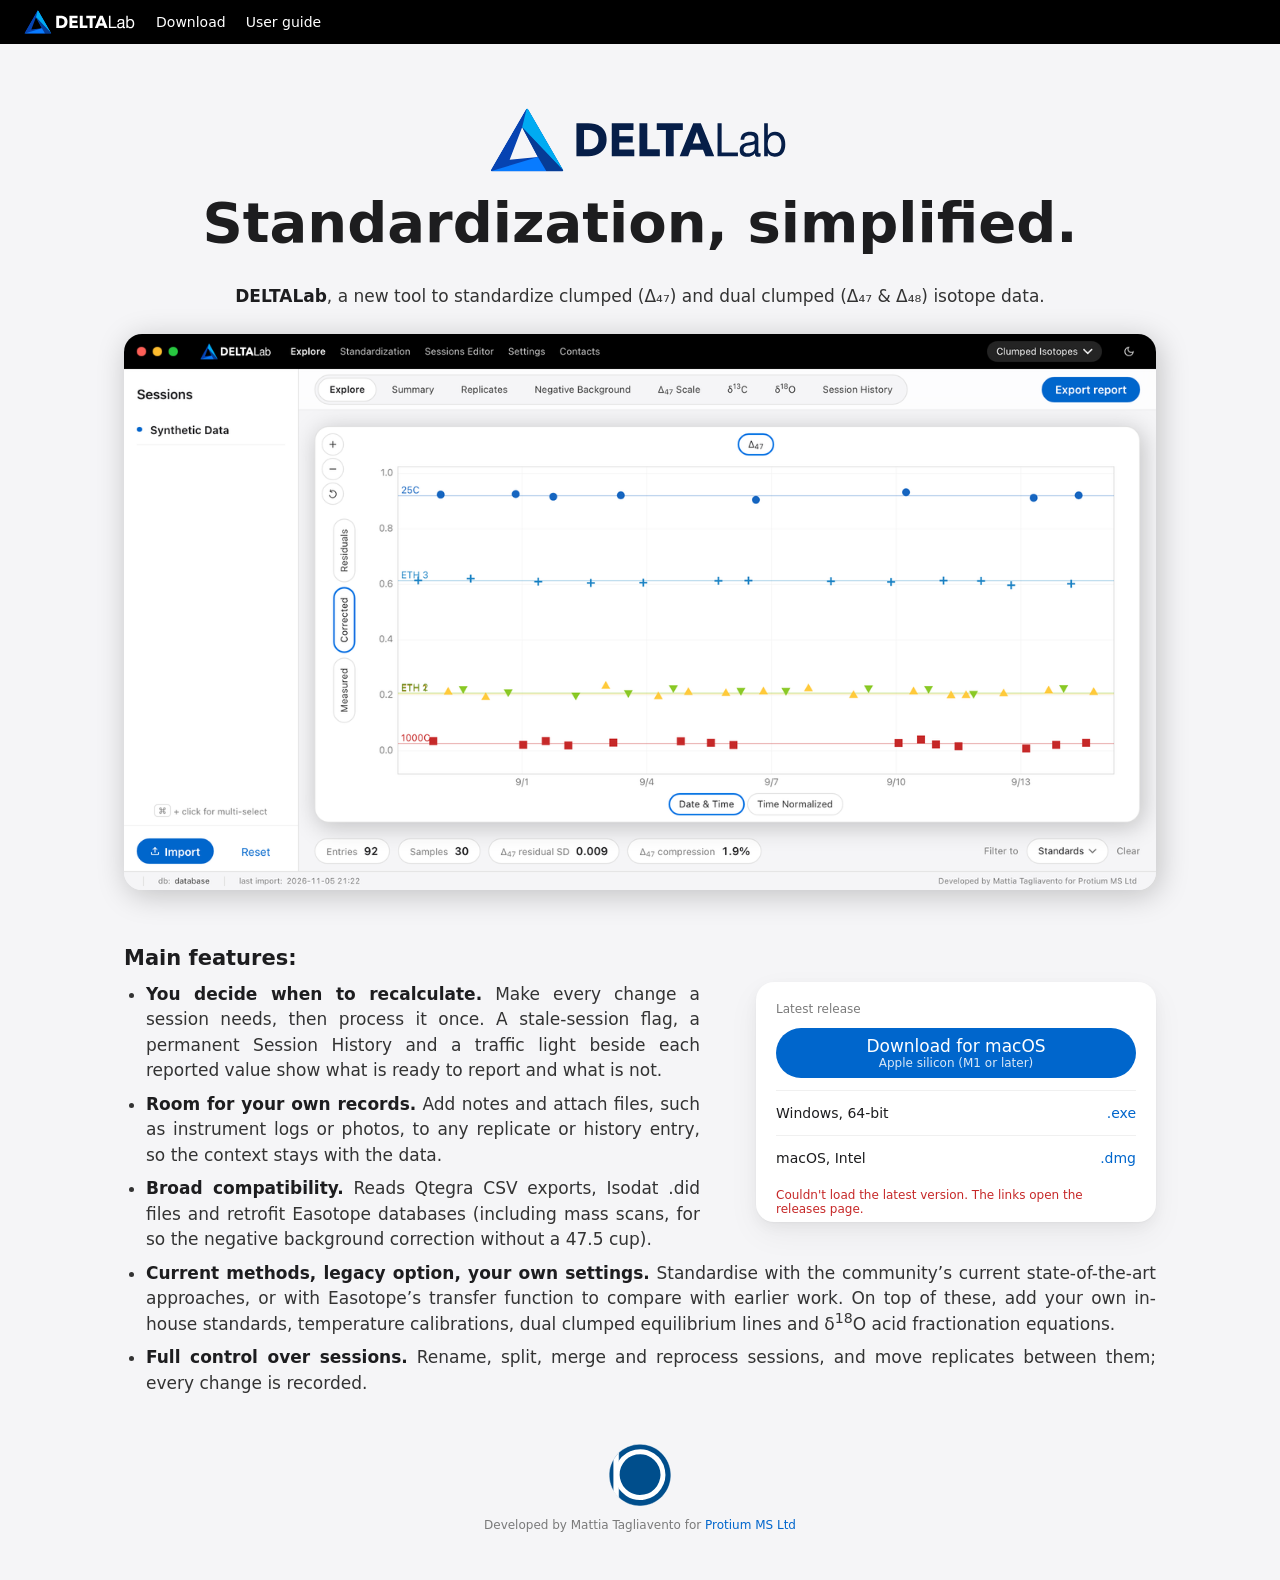
<file: index.html>
<!doctype html>
<html lang="en">
<head>
  <meta charset="utf-8">
  <meta name="viewport" content="width=device-width, initial-scale=1">
  <!-- Toolbar colour for browsers that read theme-color (Chrome/Edge/Firefox on Android):
       the page background, since the black nav scrolls away. Safari 26 ignores it. -->
  <meta name="theme-color" content="#f5f5f7" media="(prefers-color-scheme: light)">
  <meta name="theme-color" content="#111113" media="(prefers-color-scheme: dark)">
  <title>DELTALab — clumped isotope data processing software</title>
  <meta name="description" content="Free desktop app for processing and standardising clumped isotope data (Δ47, Δ48, δ13C, δ18O). Imports Isodat, Qtegra and Easotope. macOS and Windows.">
  <link rel="canonical" href="https://deltalab.protiumms.com/">
  <link rel="icon" type="image/png" href="logo.png">
  <link rel="apple-touch-icon" href="apple-touch-icon.png">
  <meta property="og:type" content="website">
  <meta property="og:title" content="DELTALab — clumped isotope data processing software">
  <meta property="og:description" content="Free desktop app for processing and standardising clumped isotope data (Δ47, Δ48, δ13C, δ18O). Imports Isodat, Qtegra and Easotope. macOS and Windows.">
  <meta property="og:url" content="https://deltalab.protiumms.com/">
  <meta property="og:site_name" content="DELTALab">
  <meta property="og:image" content="https://deltalab.protiumms.com/social.png">
  <meta property="og:image:alt" content="The DELTALab Explore page showing a Δ47 plot of standards and samples across a session.">
  <meta name="twitter:card" content="summary_large_image">
  <link rel="stylesheet" href="site.css?v=5ace37414c">
  <script type="application/ld+json">
  {
    "@context": "https://schema.org",
    "@type": "SoftwareApplication",
    "name": "DELTALab",
    "description": "Free desktop app for processing and standardising clumped isotope data (Δ47, Δ48, δ13C, δ18O). Imports Isodat, Qtegra and Easotope. macOS and Windows.",
    "url": "https://deltalab.protiumms.com/",
    "applicationCategory": "ScientificApplication",
    "operatingSystem": "macOS, Windows",
    "downloadUrl": "https://github.com/MattiaTag/DELTALab-releases/releases/latest",
    "screenshot": "https://deltalab.protiumms.com/images/explore.png",
    "author": {"@type": "Person", "name": "Mattia Tagliavento"},
    "publisher": {"@type": "Organization", "name": "Protium MS Ltd", "url": "https://www.protiumms.com"},
    "offers": {"@type": "Offer", "price": "0", "priceCurrency": "GBP"}
  }
  </script>
</head>
<body>
  <header class="nav">
    <a class="nav-logo" href="./"><img src="logo-lockup.svg" alt="DELTALab" width="95" height="24"></a>
    <a class="nav-link" href="#download">Download</a>
    <a class="nav-link" href="guide.html">User guide</a>
    <span class="nav-version" id="nav-version" hidden></span>
  </header>
  <main class="column">
    <!-- Light page: the lockup with dark lettering; dark page: the one with white lettering. -->
    <picture class="page-logo">
      <source media="(prefers-color-scheme: dark)" srcset="logo-lockup.svg">
      <img src="logo-lockup-on-light.svg" width="300" height="64" alt="The DELTALab logo: a blue triangle mark beside the name">
    </picture>
    <h1 class="page-title">Standardization, simplified.</h1>
    <section class="hero">
      <p class="sub"><strong>DELTALab</strong>, a new tool to standardize clumped (Δ₄₇) and dual clumped (Δ₄₇ &amp; Δ₄₈) isotope data.</p>
      <div class="hero-shot">
        <picture>
          <source media="(prefers-color-scheme: dark)" srcset="images/explore-dark-1300.png 1300w, images/explore-dark.png 2600w"
                  sizes="(min-width: 1148px) 1100px, 100vw">
          <img src="images/explore.png" width="2600" height="1400"
               srcset="images/explore-1300.png 1300w, images/explore.png 2600w"
               sizes="(min-width: 1148px) 1100px, 100vw"
               alt="The DELTALab Explore page: the session list on the left, and a Δ47 plot of corrected standards and samples across a session.">
        </picture>
      </div>
    </section>

    <div class="about-row">
      <h2>Main features:</h2>
      <div class="about-card" id="download">
        <div class="card download-card">
          <p class="card-line" id="release-line">Latest release</p>
          <a class="primary" id="primary-download" href="https://github.com/MattiaTag/DELTALab-releases/releases/latest">
            <span id="primary-label">Download for macOS</span>
            <span class="primary-sub" id="primary-sub">Apple silicon (M1 or later)</span>
          </a>
          <ul class="rows">
            <li class="row" data-platform="apple-silicon" hidden>
              <span>macOS, Apple silicon</span>
              <a href="https://github.com/MattiaTag/DELTALab-releases/releases/latest" aria-label="Download DELTALab for macOS on Apple silicon, as a .dmg file">.dmg</a>
            </li>
            <li class="row" data-platform="windows">
              <span>Windows, 64-bit</span>
              <a href="https://github.com/MattiaTag/DELTALab-releases/releases/latest" aria-label="Download DELTALab for Windows, as an .exe installer">.exe</a>
            </li>
            <li class="row" data-platform="intel">
              <span>macOS, Intel</span>
              <a href="https://github.com/MattiaTag/DELTALab-releases/releases/latest" aria-label="Download DELTALab for macOS on Intel, as a .dmg file">.dmg</a>
            </li>
          </ul>
          <p class="card-error" id="load-error" hidden>Couldn't load the latest version. The links open the releases page.</p>
        </div>
      </div>
      <section class="about-text">
        <ul>
          <li><strong>You decide when to recalculate.</strong> Make every change a session needs, then process it once. A stale-session flag, a permanent Session History and a traffic light beside each reported value show what is ready to report and what is not.</li>
          <li><strong>Room for your own records.</strong> Add notes and attach files, such as instrument logs or photos, to any replicate or history entry, so the context stays with the data.</li>
          <li><strong>Broad compatibility.</strong> Reads Qtegra CSV exports, Isodat .did files and retrofit Easotope databases (including mass scans, for so the negative background correction without a 47.5 cup).</li>
          <li><strong>Current methods, legacy option, your own settings.</strong> Standardise with the community’s current state-of-the-art approaches, or with Easotope’s transfer function to compare with earlier work. On top of these, add your own in-house standards, temperature calibrations, dual clumped equilibrium lines and δ<sup>18</sup>O acid fractionation equations.</li>
          <li><strong>Full control over sessions.</strong> Rename, split, merge and reprocess sessions, and move replicates between them; every change is recorded.</li>
        </ul>
      </section>
    </div>
  </main>

  <footer class="footer">
    <a href="https://www.protiumms.com"><img class="protium-logo" src="protium-logo.svg" alt="Protium MS Ltd" width="62" height="62"></a>
    <p class="credit">Developed by Mattia Tagliavento for <a href="https://www.protiumms.com">Protium MS Ltd</a></p>
  </footer>

  <script type="module" src="downloads.js?v=345beb4d5a"></script>
  <!-- Visitor counter (GoatCounter, cookieless; the dashboard is private to Mattia).
       The only third-party script on the site. -->
  <script data-goatcounter="https://deltalab.goatcounter.com/count" async src="https://gc.zgo.at/count.js"></script>
</body>
</html>
</file>
<file: site.css>
/* DELTALab public site — stylesheet (ROADMAP Phase 32).

   The token block below is COPIED from deltalab-ui/src/app.css, only the tokens the
   site uses. tests/test_site_tokens.py fails if any value drifts from the app's, in
   either theme (the sync contract "Site design tokens"). Change a token in app.css
   first, then here.

   Python comparison: this is like a constants module imported by two programs, except
   CSS has no import across the two projects, so a test enforces the copy instead.

   Dark mode: the app flips it with a toggle (:root[data-theme="dark"]). The site has
   no toggle, so it follows the visitor's system setting through the media query. */
:root {
  color-scheme: light; /* native controls follow the theme */

  --bg:         #f5f5f7;
  --surface:    #ffffff;
  --surface2:   #f5f5f7;
  --border:     #e0e0e0;
  --text:       #1d1d1f;
  --text-muted: #333333;
  --text-dim:   #7a7a7a;
  --accent:     #0066cc;
  --accent2:    #0071e3;
  --accent-fill: #0066cc;

  --sans:         "SF Pro Text", system-ui, -apple-system, BlinkMacSystemFont, "Inter", sans-serif;
  --sans-display: "SF Pro Display", "SF Pro Text", system-ui, -apple-system, BlinkMacSystemFont, "Inter", sans-serif;

  --nav-h:        44px;
  --surface-nav:  #000000;
  --radius-card:  18px;
  --radius-util:  8px;
  --radius-pill:  999px;
  --divider-soft: #f0f0f0;

  /* The one status hue: used only for the error line under the download card. */
  --qc-red: #C62828;

  --shadow-plot: rgba(0,0,0,.22) 3px 5px 30px 0;
  --shadow-card: 0 1px 2px rgba(0,0,0,.03),
                 0 5px 14px rgba(0,0,0,.045),
                 0 12px 32px rgba(0,0,0,.05);
}

@media (prefers-color-scheme: dark) {
  :root {
    color-scheme: dark;

    --bg:         #111113;
    --surface:    #1d1d1f;
    --surface2:   #111113;
    --border:     #38383a;
    --text:       #f5f5f7;
    --text-muted: #d2d2d7;
    --text-dim:   #8e8e93;
    --accent:     #2997ff;
    --accent2:    #0a84ff;
    --accent-fill: #0071e3;
    --divider-soft: #2a2a2c;
    --qc-red: #e5534b;

    --shadow-plot: rgba(0,0,0,.55) 3px 5px 30px 0;
    --shadow-card: 0 1px 2px rgba(0,0,0,.30),
                   0 5px 14px rgba(0,0,0,.35),
                   0 12px 32px rgba(0,0,0,.40);
  }
}

/* ── Reset and base ─────────────────────────────────────────────────────── */
*, *::before, *::after { box-sizing: border-box; margin: 0; padding: 0; }

/* Unlike the app (a fixed-height window), the site is a normal scrolling page. */
html, body {
  background: var(--bg);
  color: var(--text);
  font-family: var(--sans);
  font-size: 17px;
  -webkit-font-smoothing: antialiased;
}

/* Focus is the one affordance the design language keeps; there are no :hover rules. */
:focus-visible {
  outline: 2px solid var(--accent2);
  outline-offset: 2px;
}

/* ── Layout ─────────────────────────────────────────────────────────────────
   Everything from here down reads tokens only. The two literals allowed are white
   (text on the black nav and on --accent-fill; the logo plate in dark mode) and the
   nav's 70% white version number. tests/test_site_css.py holds the rest of the
   design language: the type ladder, weights, no gradients, no hover. */

/* A hidden element must stay hidden even when a rule below gives it a display value. */
[hidden] { display: none !important; }

a { color: var(--accent); text-decoration: none; }

/* Pressing is the only feedback a control gives (no :hover anywhere): scale to 0.95
   over about 120ms. `transform` needs a box, so inline links become inline-block. */
.nav-logo, .nav-link, .primary, .row a, .card-line a {
  display: inline-block;
  transition: transform 120ms;
}
.nav-logo:active, .nav-link:active, .primary:active,
.row a:active, .card-line a:active {
  transform: scale(0.95);
}

/* The centred content column: 16px gutters on phones, 24px from 768px up. */
.column {
  max-width: 1080px;
  margin: 0 auto;
  padding: 0 16px;
}
@media (min-width: 768px) {
  .column { padding: 0 24px; }
}

/* ── Nav: a copy of the app's black TopBar ───────────────────────────────── */
/* The nav scrolls away with the page; it is NOT sticky. Safari 26 ignores theme-color and
   tints its toolbar from a sticky/fixed element at the top edge, so a sticky black nav
   turned the light-mode toolbar grey. Tested in Safari 2026-11-15: static fixes it, while
   moving the black to ::before or a child element did not. */
.nav {
  position: relative;
  z-index: 10;
  display: flex;
  align-items: center;
  gap: 20px;
  height: var(--nav-h);
  padding: 0 16px;
  background: var(--surface-nav);
}
@media (min-width: 768px) {
  .nav { padding: 0 24px; }
}
/* The logo link fills the nav's 44px height, so it is a full-size tap target. */
.nav-logo {
  display: flex;
  align-items: center;
  align-self: stretch;
  line-height: 0;
}
.nav-logo img { display: block; height: 24px; width: auto; }
.nav-link {
  color: #ffffff;
  font-size: 14px;
  font-weight: 400;
}
.nav-version {
  margin-left: auto;
  color: rgba(255, 255, 255, 0.7);
  font-size: 12px;
}
@media (max-width: 599px) {
  .nav-link { display: none; }
}

/* ── Hero ────────────────────────────────────────────────────────────────── */
.hero {
  display: grid;
  grid-template-columns: minmax(0, 1fr); /* one column on phones: text, card, screenshot */
  gap: 28px;
  padding-top: 64px;
}
/* Single centred column at every width: subtitle, screenshot, then the download card. */
.hero { justify-items: center; }
.hero > .hero-shot { width: 100%; max-width: 1100px; }
.hero > .sub { margin: 0; text-align: center; text-wrap: balance; }
.sub strong { font-weight: 600; color: var(--text); }
/* One line on desktop; phones are too narrow for that, so they wrap (balanced). */
@media (min-width: 900px) {
  .hero > .sub { white-space: nowrap; }
}

h1 {
  font-family: var(--sans-display);
  font-size: 40px;
  font-weight: 600;
  line-height: 1.1;
  color: var(--text);
}
@media (max-width: 599px) {
  h1 { font-size: 28px; }
}
/* The page title sits alone, centred above the two-column hero. */
.page-logo {
  display: block;
  margin: 64px auto 0;
  width: 300px;
  max-width: 100%;
}
.page-logo img { display: block; width: 100%; height: auto; }
.page-title {
  padding-top: 20px;
  text-align: center;
  font-size: 56px;
}
.page-title + .hero { padding-top: 32px; } /* title-to-subtitle gap, 20% under the old 40px */
@media (max-width: 599px) {
  .page-logo { width: 220px; margin-top: 40px; }
  .page-title { padding-top: 16px; font-size: 34px; }
  .page-title + .hero { padding-top: 19px; }
}
.sub {
  margin-top: 12px;
  font-size: 17px;
  color: var(--text-muted);
}

/* The download card */
.download-card {
  margin-top: 24px;
  /* Less at the bottom: the last row is already 44px tall (tap target), so its text
     sits ~15px above the row's edge. 6px more makes the space under the last row's
     text match the 20px above "Latest release". */
  padding: 20px 20px 6px;
  background: var(--surface);
  border-radius: var(--radius-card);
  box-shadow: var(--shadow-card);
}
.card-line {
  font-size: 12px;
  color: var(--text-dim);
}
.primary {
  display: flex;
  flex-direction: column;
  align-items: center;
  justify-content: center;
  min-height: 44px;
  margin: 12px 0;
  padding: 8px 16px;
  border-radius: var(--radius-pill);
  background: var(--accent-fill);
  color: #ffffff;
  font-size: 17px;
  font-weight: 400;
  text-align: center;
}
.primary-sub {
  font-size: 12px;
  opacity: 0.85;
}
.rows { list-style: none; }
.row {
  display: flex;
  align-items: center;
  justify-content: flex-end;
  min-height: 44px;
  border-top: 1px solid var(--divider-soft);
  font-size: 14px;
}
.row > span:first-child {
  flex: 1;
  color: var(--text);
}
/* Tap targets are at least 44px tall (Apple's minimum, the same floor the app's
   controls use). The row's link fills the row's height and reaches 16px further left,
   so a thumb landing near ".exe" still hits it; the words don't move. */
.row a {
  display: inline-flex;
  align-items: center;
  align-self: stretch;
  min-height: 44px;
  padding-left: 16px;
  font-size: 14px;
}
.row-note {
  margin-right: 8px;
  color: var(--text-dim);
}
.rows + .card-line { margin-top: 12px; }
.card-error {
  margin-top: 8px;
  font-size: 12px;
  color: var(--qc-red);
}

/* The screenshot: a framed card with the plot-sized shadow */
.hero-shot {
  border-radius: var(--radius-card);
  overflow: hidden;
  box-shadow: var(--shadow-plot);
}
.hero-shot img {
  display: block;
  width: 100%;
  height: auto;
}

/* ── What DELTALab does ──────────────────────────────────────────────────── */
/* The download card floats right and the text wraps around it, then runs full width
   below it. On phones there is no float: the card stacks above the text. */
.about-row {
  display: flow-root; /* contains the float so the page below starts after the card */
  margin-top: 56px;
}
.about-card {
  margin: 12px 0 32px;
}
@media (min-width: 900px) {
  .about-card {
    float: right;
    width: 400px;
    margin: 12px 0 0 56px; /* no bottom margin: text resumes full width on the first line below the card. 12px = the list's own top margin, so card and first bullet start level */
  }
}
.about-card { scroll-margin-top: 16px; }
.about-card .download-card { margin-top: 0; }
h2 {
  font-family: var(--sans-display);
  font-size: 21px;
  font-weight: 600;
  color: var(--text);
}
.about-text p,
.about-text li {
  font-size: 17px;
  line-height: 1.5;
  color: var(--text-muted);
  text-align: justify;
  hyphens: auto; /* keeps the word gaps even in the narrow column beside the card */
}
.about-text p { margin-top: 12px; }
.about-text ul { margin-top: 12px; padding-left: 22px; list-style: disc; }
.about-text li { margin-bottom: 8px; }
/* A superscript (δ18O) must not push its line taller than the others. */
sup { line-height: 0; } /* the browser already shrinks it (font-size: smaller) */
.about-text li strong { color: var(--text); font-weight: 600; }
main.column { padding-bottom: 16px; }

/* A link inside a sentence ("Protium MS Ltd") gets a 44px-tall tap
   area from vertical padding, cancelled by an equal negative margin so the line and
   the text around it stay exactly where they were. */
.card-line a, .credit a {
  display: inline-block;
  padding: 15px 4px;
  margin: -15px -4px;
}

/* ── Footer ──────────────────────────────────────────────────────────────── */
.footer {
  padding: 24px 16px 48px;
  text-align: center;
}
.protium-logo {
  display: block;
  margin: 0 auto;
  width: 62px;
  height: 62px;
}
.credit {
  margin-top: 12px;
  font-size: 12px;
  color: var(--text-dim);
}

/* The Protium mark is navy on white, so on the dark page it sits on a white rounded
   plate, the same idea as the app icon's white squircle. */
@media (prefers-color-scheme: dark) {
  .protium-logo {
    box-sizing: content-box;
    padding: 8px;
    background: #ffffff;
    border-radius: var(--radius-util);
  }
}

/* ── The user guide (guide.html) ─────────────────────────────────────────────
   The text styles are copied from the app's own guide viewer, UserDocsModal.svelte,
   so the site and the app read alike. Sizes that were off the type ladder there
   (19, 16, 13, 12.5) moved to the nearest ladder step. The note box keeps the app's
   translucent yellow, which reads on both themes without a second token. */
.guide {
  display: grid;
  grid-template-columns: minmax(0, 1fr);
  gap: 24px;
  padding-top: 32px;
  padding-bottom: 56px;
}
@media (min-width: 900px) {
  .guide {
    grid-template-columns: 240px minmax(0, 760px);
    gap: 40px;
    align-items: start;
  }
}

/* Chapter list: a <details> block above the text on phones, a sticky rail from 900px. */
.chapters {
  background: var(--surface2);
  border: 1px solid var(--border);
  border-radius: var(--radius-card);
  padding: 12px 16px;
  font-size: 14px;
}
.chapters summary { font-weight: 600; color: var(--text); cursor: pointer; }
.chapters ul { list-style: none; margin-top: 8px; }
.chapters li { padding: 4px 0; }
.chapters a { font-size: 14px; }
/* On phones each chapter link is a full-width 44px row; the sidebar from 900px keeps
   its compact 4px spacing (a mouse needs no 44px target). */
@media (max-width: 899px) {
  .chapters li { padding: 0; }
  .chapters a {
    display: flex;
    align-items: center;
    min-height: 44px;
  }
}
@media (min-width: 900px) {
  .chapters {
    position: sticky;
    top: 24px; /* the nav is not sticky, so the rail pins near the window's top */
    max-height: calc(100vh - 48px);
    overflow-y: auto;
  }
  .chapters summary { display: none; }
  .chapters ul { margin-top: 0; }
}

.guide-text {
  font-size: 17px;
  line-height: 1.5;
  color: var(--text);
}
.guide-text h1 {
  font-size: 34px;
  margin-bottom: 16px;
}
@media (max-width: 599px) {
  .guide-text h1 { font-size: 28px; }
}
.guide-text .chapter { scroll-margin-top: 16px; }
.guide-text h2, .guide-text h3, .guide-text h4 {
  font-weight: 600;
  color: var(--text);
  margin: 20px 0 8px;
}
.guide-text .chapter { margin-top: 40px; }
.guide-text h2 { font-size: 24px; margin-top: 0; }
.guide-text h3 { font-size: 18px; }
.guide-text h4 { font-size: 17px; }
.guide-text p { margin: 0 0 12px; }
/* Justified with automatic hyphenation, as in the app. <html lang="en"> picks the dictionary. */
.guide-text p, .guide-text li { text-align: justify; hyphens: auto; }
.guide-text ul, .guide-text ol { margin: 0 0 12px; padding-left: 22px; }
.guide-text ul { list-style: disc; }
.guide-text ol { list-style: decimal; }
.guide-text li { margin-bottom: 4px; }
.guide-text strong { color: var(--text); font-weight: 600; }
.guide-text hr {
  border: none;
  border-top: 1px solid var(--divider-soft);
  margin: 16px 0;
}

/* Screenshots keep the width core/docs.py gave them (their real on-screen size). */
.guide-text img {
  display: block;
  max-width: 75%;
  height: auto;
  margin: 12px auto 4px;
  border: 1px solid var(--border);
  border-radius: var(--radius-util);
}
.guide-text img.guide-img-wide {
  max-width: 100%;
  border: none;
  border-radius: 0;
  margin: 14px auto;
}
.guide-text table + p > img.guide-img-wide { margin-left: -14px; }
.guide-text img.guide-img-right {
  float: right;
  max-width: 50%;
  margin: 0 0 10px 24px;
}
.guide-text img.guide-img-side {
  float: right;
  max-width: 100%;
  width: 215px;
  margin: -20px 0 8px 24px;
}
@media (max-width: 599px) {
  /* A floated picture beside narrow text is unreadable on a phone. */
  .guide-text img.guide-img-right, .guide-text img.guide-img-side {
    float: none;
    max-width: 100%;
    margin: 12px auto 4px;
  }
}

/* No mono face in the design language: inline code stays on the sans stack, set apart
   by a chip instead. */
.guide-text code {
  font-family: var(--sans);
  font-variant-numeric: tabular-nums;
  font-size: 12px;
  background: var(--surface2);
  border: 1px solid var(--border);
  border-radius: 4px;
  padding: 1px 5px;
}
.guide-text pre {
  background: var(--surface2);
  border: 1px solid var(--border);
  border-radius: 6px;
  padding: 10px 12px;
  overflow-x: auto;
  margin: 0 0 12px;
}
.guide-text pre code { border: none; background: none; padding: 0; }

/* Notes (blockquotes) and "Important:"-style callouts, with the label in its own column
   so wrapped lines hang under the text. */
.guide-text blockquote {
  margin: 0 0 12px;
  padding: 10px 14px;
  background: rgba(250, 204, 21, 0.14);
  border: 1px solid rgba(234, 179, 8, 0.45);
  border-radius: var(--radius-util);
}
.guide-text blockquote.callout {
  display: flex;
  gap: 0.4em;
  align-items: baseline;
}
.guide-text .callout-label { flex-shrink: 0; font-weight: 600; }
.guide-text .callout-body { flex: 1; min-width: 0; }
.guide-text .callout-body p:last-child, .guide-text blockquote > p:last-child { margin-bottom: 0; }

/* Tables hold prose, so cells wrap. A wide table scrolls inside its own box instead of
   making the page scroll sideways. */
.guide-text table {
  display: block;
  overflow-x: auto;
  width: 100%;
  border-collapse: collapse;
  margin: 0 0 16px;
  font-size: 14px;
}
.guide-text th, .guide-text td {
  text-align: left;
  padding: 6px 10px;
  border: 1px solid var(--border);
  vertical-align: top;
}
.guide-text th { background: var(--surface2); font-weight: 600; }
</file>
